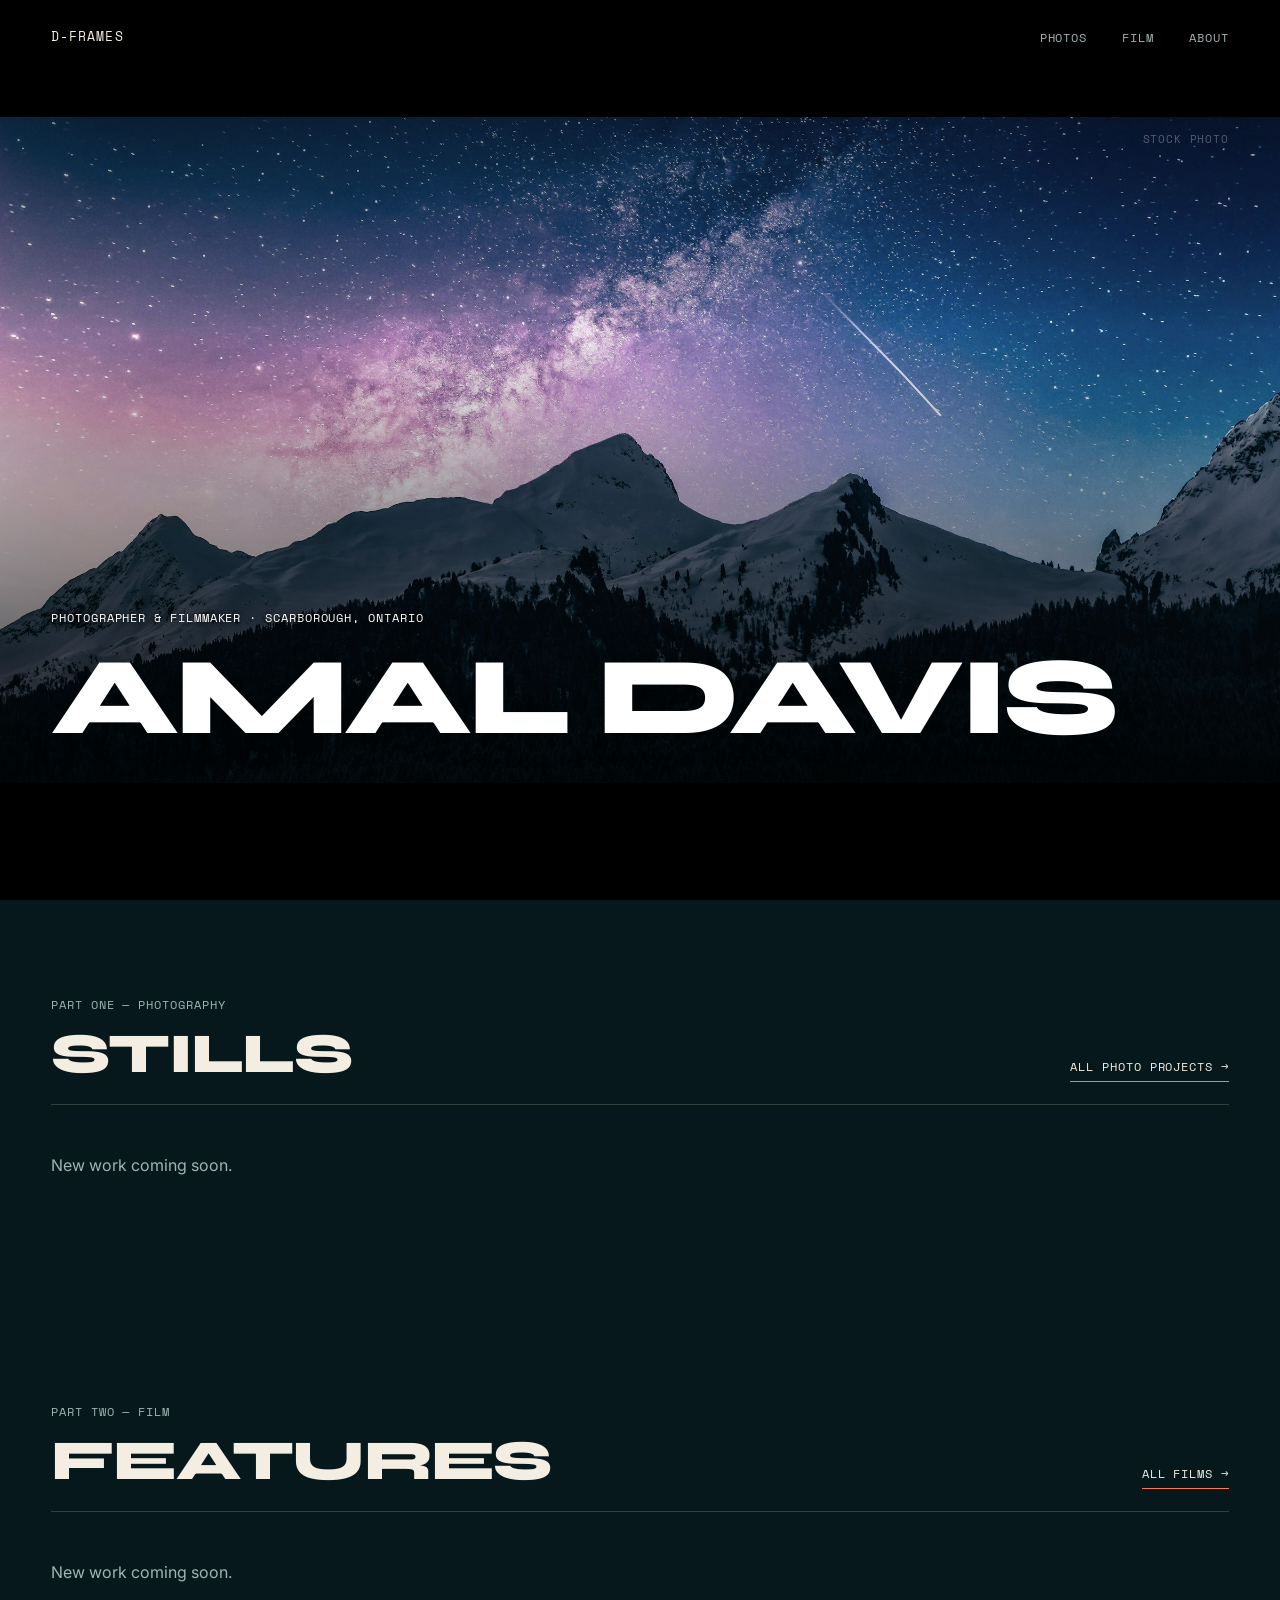
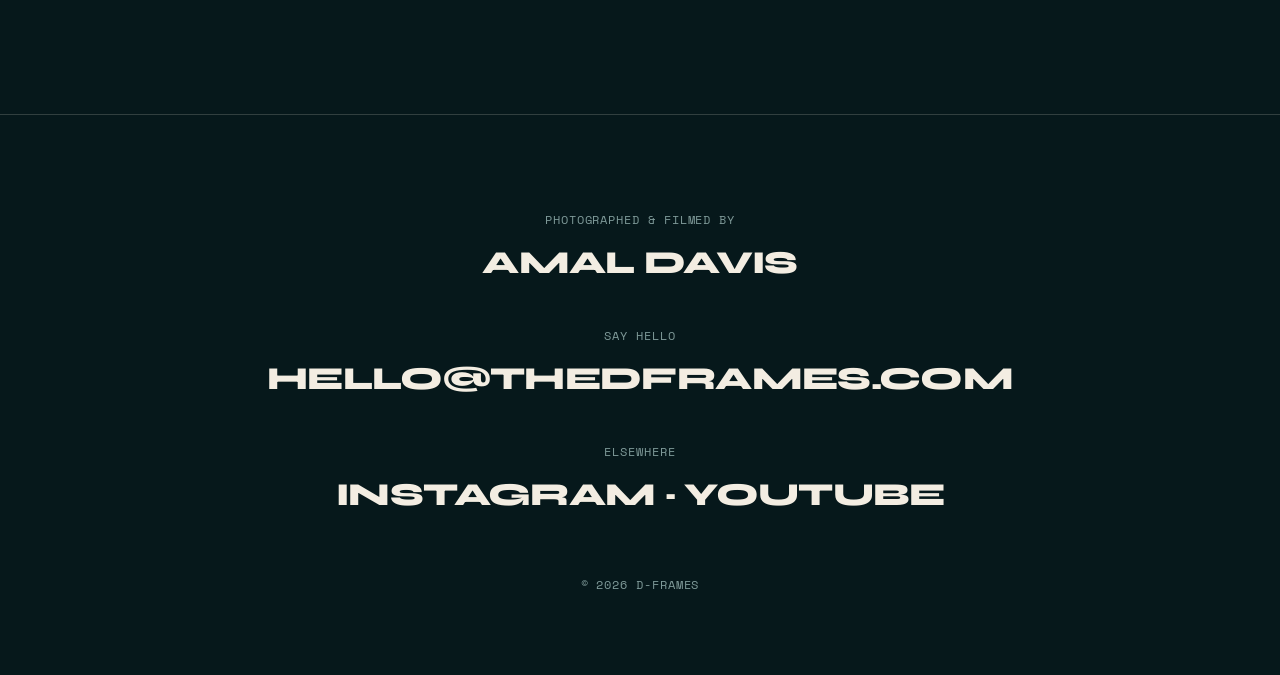
<file: index.html>
<!DOCTYPE html>
<html lang="en">
<head>
  <meta charset="UTF-8" />
  <meta name="viewport" content="width=device-width, initial-scale=1.0" />
  <title>Home — D-frames</title>
  <meta name="description" content="Photographs and films by Amal Davis." />
  <meta property="og:type" content="website" />
  <meta property="og:site_name" content="D-frames" />
  <meta property="og:title" content="Amal Davis — D-frames" />
  <meta property="og:description" content="Photographs and films by Amal Davis." />
  <meta property="og:image" content="https://thedframes.com/assets/hero-stock.jpg" />
  <meta property="og:url" content="https://thedframes.com/" />
  <meta name="twitter:card" content="summary_large_image" />
  <link rel="icon" type="image/svg+xml" href="/assets/favicon.svg" />
  <link rel="icon" type="image/png" sizes="32x32" href="/assets/icon-32.png" />
  <link rel="apple-touch-icon" href="/assets/icon-180.png" />
  <link rel="preconnect" href="https://fonts.googleapis.com" />
  <link rel="preconnect" href="https://fonts.gstatic.com" crossorigin />
  <link href="https://fonts.googleapis.com/css2?family=Inter&family=Space+Mono&family=Syne:wght@600;800&display=swap" rel="stylesheet" />
  <link rel="stylesheet" href="/assets/site.css" />
</head>
<body data-page="home">

<nav class="site-nav" aria-label="Main">
  <a class="nav-logo" href="/">D-frames</a>
  <ul>
    <li><a href="/photos.html" data-nav="photos">Photos</a></li>
    <li><a href="/film.html" data-nav="film">Film</a></li>
    <li><a href="/about.html" data-nav="about">About</a></li>
  </ul>
</nav>

<main>
  <header class="hero">
    <div class="bar"></div>
    <div class="frame">
      <img id="heroImg" alt="" draggable="false" />
      <div class="title-wrap">
        <p class="meta" id="heroRole" hidden></p>
        <h1>Amal Davis</h1>
        <p class="subtitle" id="heroTagline" hidden></p>
      </div>
      <span class="img-note" id="heroNote" hidden></span>
    </div>
    <div class="bar"></div>
  </header>

  <section class="section" id="stills">
    <div class="sec-head">
      <div><p class="meta">Part one — Photography</p><h2>Stills</h2></div>
      <a class="link" href="/photos.html">All photo projects →</a>
    </div>
    <div class="stills" id="homeStills"></div>
  </section>

  <section class="section" id="features">
    <div class="sec-head">
      <div><p class="meta">Part two — Film</p><h2>Features</h2></div>
      <a class="link" href="/film.html">All films →</a>
    </div>
    <div class="films" id="homeFilms"></div>
  </section>
</main>

<footer class="credits" id="credits"></footer>

<script src="/assets/site.js"></script>
<script src="/assets/media.js"></script>
<script src="/assets/home.js"></script>
</body>
</html>
</file>
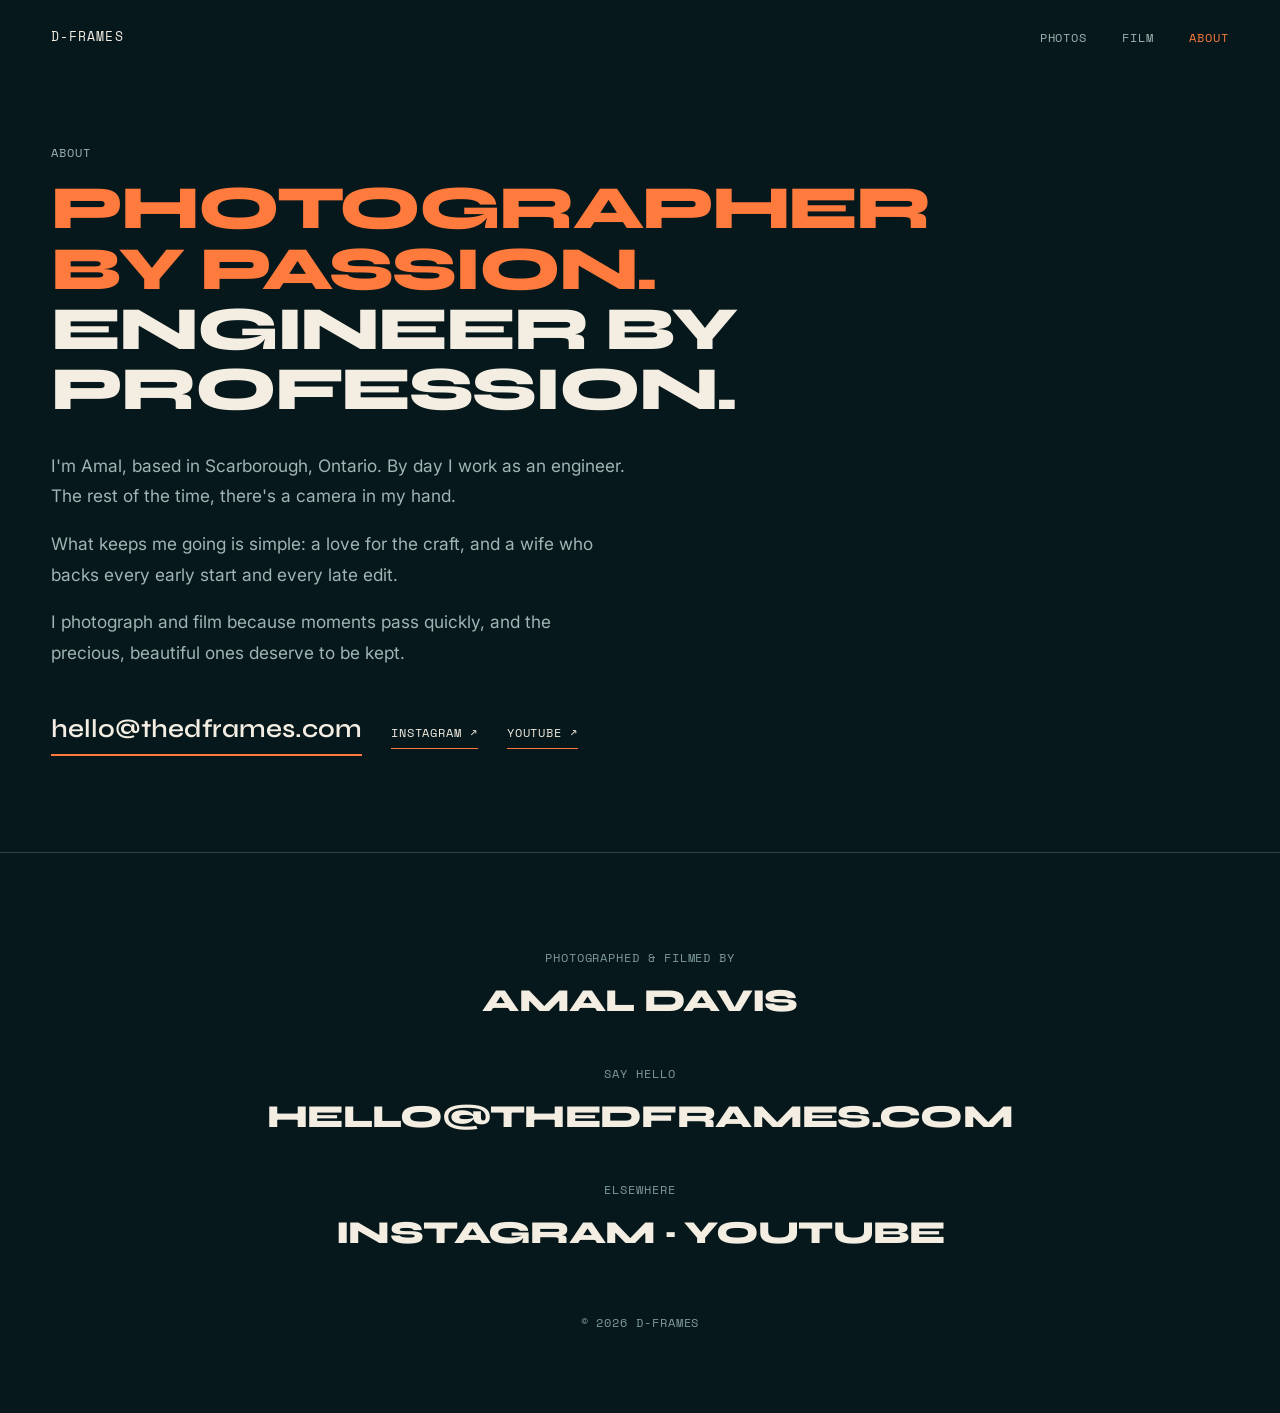
<file: about.html>
<!DOCTYPE html>
<html lang="en">
<head>
  <meta charset="UTF-8" />
  <meta name="viewport" content="width=device-width, initial-scale=1.0" />
  <title>About — D-frames</title>
  <meta name="description" content="About Amal Davis, photographer and filmmaker based in Scarborough, Ontario." />
  <meta property="og:type" content="website" />
  <meta property="og:site_name" content="D-frames" />
  <meta property="og:title" content="About — D-frames" />
  <meta property="og:description" content="About Amal Davis, photographer and filmmaker based in Scarborough, Ontario." />
  <meta property="og:image" content="https://thedframes.com/assets/hero-stock.jpg" />
  <meta property="og:url" content="https://thedframes.com/about.html" />
  <meta name="twitter:card" content="summary_large_image" />
  <link rel="icon" type="image/svg+xml" href="/assets/favicon.svg" />
  <link rel="icon" type="image/png" sizes="32x32" href="/assets/icon-32.png" />
  <link rel="apple-touch-icon" href="/assets/icon-180.png" />
  <link rel="preconnect" href="https://fonts.googleapis.com" />
  <link rel="preconnect" href="https://fonts.gstatic.com" crossorigin />
  <link href="https://fonts.googleapis.com/css2?family=Inter&family=Space+Mono&family=Syne:wght@600;800&display=swap" rel="stylesheet" />
  <link rel="stylesheet" href="/assets/site.css" />
</head>
<body data-page="about">

<nav class="site-nav" aria-label="Main">
  <a class="nav-logo" href="/">D-frames</a>
  <ul>
    <li><a href="/photos.html" data-nav="photos">Photos</a></li>
    <li><a href="/film.html" data-nav="film">Film</a></li>
    <li><a href="/about.html" data-nav="about">About</a></li>
  </ul>
</nav>

<main>
  <section class="section page-top">
    <div class="about-grid no-portrait" id="aboutGrid">
      <div class="portrait" id="aboutPortrait" hidden></div>
      <div class="about-text">
        <p class="meta">About</p>
        <h1 class="about-h" id="aboutHeadline"></h1>
        <div class="bio" id="aboutBio"></div>
        <div class="hello" id="aboutHello"></div>
      </div>
    </div>
  </section>
</main>

<footer class="credits" id="credits"></footer>

<script src="/assets/site.js"></script>
<script src="/assets/about.js"></script>
</body>
</html>
</file>
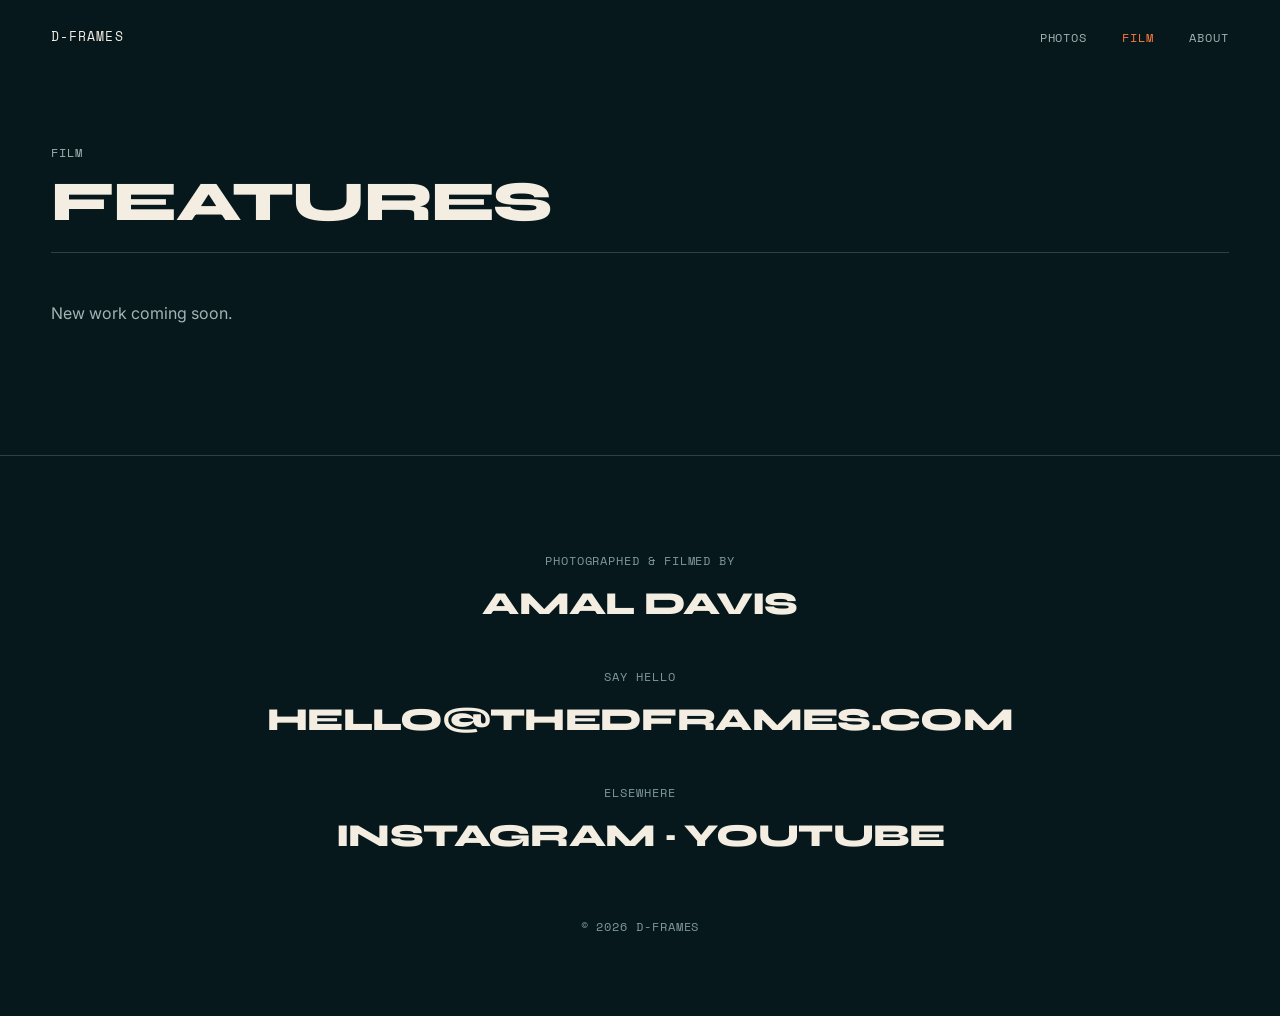
<file: film.html>
<!DOCTYPE html>
<html lang="en">
<head>
  <meta charset="UTF-8" />
  <meta name="viewport" content="width=device-width, initial-scale=1.0" />
  <title>Film — D-frames</title>
  <meta name="description" content="Films by Amal Davis." />
  <meta property="og:type" content="website" />
  <meta property="og:site_name" content="D-frames" />
  <meta property="og:title" content="Film — D-frames" />
  <meta property="og:description" content="Films by Amal Davis." />
  <meta property="og:image" content="https://thedframes.com/assets/hero-stock.jpg" />
  <meta property="og:url" content="https://thedframes.com/film.html" />
  <meta name="twitter:card" content="summary_large_image" />
  <link rel="icon" type="image/svg+xml" href="/assets/favicon.svg" />
  <link rel="icon" type="image/png" sizes="32x32" href="/assets/icon-32.png" />
  <link rel="apple-touch-icon" href="/assets/icon-180.png" />
  <link rel="preconnect" href="https://fonts.googleapis.com" />
  <link rel="preconnect" href="https://fonts.gstatic.com" crossorigin />
  <link href="https://fonts.googleapis.com/css2?family=Inter&family=Space+Mono&family=Syne:wght@600;800&display=swap" rel="stylesheet" />
  <link rel="stylesheet" href="/assets/site.css" />
</head>
<body data-page="film">

<nav class="site-nav" aria-label="Main">
  <a class="nav-logo" href="/">D-frames</a>
  <ul>
    <li><a href="/photos.html" data-nav="photos">Photos</a></li>
    <li><a href="/film.html" data-nav="film">Film</a></li>
    <li><a href="/about.html" data-nav="about">About</a></li>
  </ul>
</nav>

<main>
  <section class="section page-top">
    <div class="sec-head">
      <div><p class="meta">Film</p><h1>Features</h1></div>
    </div>
    <div class="films" id="filmGrid"></div>
  </section>
</main>

<footer class="credits" id="credits"></footer>

<script src="/assets/site.js"></script>
<script src="/assets/media.js"></script>
<script src="/assets/film.js"></script>
</body>
</html>
</file>
<file: assets/site.css>
/* ══════════════════════════════════════════
   D-frames — site.css
   "Cinema" design: deep teal, warm white, one orange accent.
   Photos are never filtered or tinted. The only overlay on any
   image is the dark fade behind the name on the home page.
   ══════════════════════════════════════════ */

*, *::before, *::after { box-sizing: border-box; margin: 0; padding: 0; }

:root {
  color-scheme: dark;
  --bg:      #06181b;
  --surface: #0c2529;
  --ink:     #f3ede2;
  --mid:     #9fb4b3;
  --soft:    #7f9a99;
  --line:    rgba(243, 237, 226, .18);
  --accent:  #ff7a3d;

  --gutter:  clamp(1.25rem, 4vw, 3.5rem);
  --f-title: 'Syne', 'Arial Black', sans-serif;
  --f-body:  'Inter', -apple-system, BlinkMacSystemFont, 'Segoe UI', sans-serif;
  --f-meta:  'Space Mono', ui-monospace, Consolas, monospace;
  --ease:    cubic-bezier(.16, .8, .24, 1);
}

html { scroll-behavior: smooth; }

body {
  min-height: 100vh;
  display: flex;
  flex-direction: column;
  background: var(--bg);
  color: var(--ink);
  font-family: var(--f-body);
  line-height: 1.6;
  overflow-x: hidden;
  position: relative;
}

main { flex: 1; }
img {
  display: block;
  max-width: 100%;
  /* Save-protection: no dragging, selecting or long-press "Save image" menu. */
  -webkit-user-drag: none;
  -webkit-user-select: none;
  user-select: none;
  -webkit-touch-callout: none;
}
a { color: inherit; text-decoration: none; }
button { font: inherit; color: inherit; background: none; border: none; cursor: pointer; }
:focus-visible { outline: 2px solid var(--accent); outline-offset: 3px; }

/* Small uppercase label */
.meta {
  font-family: var(--f-meta);
  font-size: .72rem;
  letter-spacing: .08em;
  text-transform: uppercase;
  color: var(--mid);
}

/* ── Navigation ── */
.site-nav {
  position: absolute;
  top: 0; left: 0; right: 0;
  z-index: 5;
  display: flex;
  justify-content: space-between;
  align-items: center;
  gap: 1rem;
  padding: 1.5rem var(--gutter);
}
.nav-logo {
  font-family: var(--f-meta);
  font-size: .82rem;
  letter-spacing: .08em;
  text-transform: uppercase;
  color: var(--ink);
}
.site-nav ul { display: flex; gap: 2.2rem; list-style: none; }
.site-nav ul a {
  font-family: var(--f-meta);
  font-size: .72rem;
  letter-spacing: .08em;
  text-transform: uppercase;
  color: var(--mid);
  padding: .4rem 0;
  transition: color .2s;
}
.site-nav ul a:hover,
.site-nav ul a.on { color: var(--accent); }

/* ── Home: the opening frame ── */
.hero {
  position: relative;
  height: 100vh;
  height: 100svh;
  min-height: 520px;
  max-height: 1200px;
  background: #000;
  display: flex;
  flex-direction: column;
}
.hero .bar {
  flex: 0 0 min(13vh, 156px);
  background: #000;
  display: flex;
  align-items: flex-start;
  justify-content: center;
  z-index: 2;
}
.frame { position: relative; flex: 1; min-height: 0; overflow: hidden; }
.frame img { width: 100%; height: 100%; object-fit: cover; }
/* Dark fade so the name and navigation stay readable. */
.frame::after {
  content: '';
  position: absolute;
  inset: 0;
  background: linear-gradient(180deg, rgba(0,0,0,.4), rgba(0,0,0,0) 32%, rgba(0,0,0,.78));
  pointer-events: none;
}
.title-wrap {
  position: absolute;
  inset: 0;
  z-index: 3;
  display: flex;
  flex-direction: column;
  justify-content: flex-end;
  padding: 0 var(--gutter) 2.2rem;
}
.title-wrap .meta { color: #fff; margin-bottom: 1.2rem; text-shadow: 0 1px 10px rgba(0,0,0,.85), 0 0 2px rgba(0,0,0,.6); animation: rise .8s .15s var(--ease) both; }
.hero h1 {
  font-family: var(--f-title);
  font-size: clamp(2.2rem, 10.5vw, 10.5rem);
  font-weight: 800;
  letter-spacing: -.04em;
  text-transform: uppercase;
  line-height: .92;
  color: #fff;
  text-shadow: 0 2px 30px rgba(0,0,0,.45);
  overflow-wrap: anywhere;
  animation: rise .9s .25s var(--ease) both;
}
/* From tablet width up the name always sits on one line. */
@media (min-width: 700px) {
  .hero h1 { white-space: nowrap; font-size: min(8.6vw, 10.5rem); }
}
.img-note {
  position: absolute;
  right: var(--gutter);
  top: .9rem;
  z-index: 4;
  max-width: 60%;
  /* Top right of the image on every screen, always on one line. */
  white-space: nowrap;
  overflow: hidden;
  text-overflow: ellipsis;
  text-align: right;
  font-family: var(--f-meta);
  font-size: .66rem;
  letter-spacing: .08em;
  text-transform: uppercase;
  color: rgba(255,255,255,.3);
}
/* The tagline, directly under the name. */
.subtitle {
  margin-top: 1.1rem;
  max-width: 44rem;
  font-family: var(--f-meta);
  font-size: .8rem;
  line-height: 1.5;
  color: rgba(255,255,255,.82);
  text-shadow: 0 1px 10px rgba(0,0,0,.85), 0 0 2px rgba(0,0,0,.6);
  overflow-wrap: anywhere;
  animation: rise .9s .35s var(--ease) both;
}

@keyframes rise {
  from { opacity: 0; transform: translateY(18px); }
  to   { opacity: 1; transform: none; }
}

/* ── Sections and headings ── */
.section {
  width: 100%;
  max-width: 1500px;
  margin: 0 auto;
  padding: 6rem var(--gutter);
}
.page-top { padding-top: 9rem; }

.sec-head {
  display: flex;
  justify-content: space-between;
  align-items: flex-end;
  gap: 1.5rem;
  flex-wrap: wrap;
  padding-bottom: 1.4rem;
  margin-bottom: 2rem;
  border-bottom: 1px solid var(--line);
}
.sec-head h1, .sec-head h2, .page-title {
  font-family: var(--f-title);
  font-size: clamp(2rem, 4.4vw, 3.8rem);
  font-weight: 800;
  letter-spacing: -.03em;
  text-transform: uppercase;
  line-height: 1;
  margin-top: .7rem;
  overflow-wrap: anywhere;
}
.link {
  display: inline-block;
  font-family: var(--f-meta);
  font-size: .72rem;
  letter-spacing: .08em;
  text-transform: uppercase;
  color: var(--ink);
  border-bottom: 1px solid var(--accent);
  padding-bottom: .3rem;
  transition: color .2s;
}
.link:hover { color: var(--accent); }
.empty-note { color: var(--mid); font-size: 1rem; padding: 1rem 0 2rem; }

/* ── Photo projects ("stills") ── */
.stills { display: grid; gap: 1.6rem 1.2rem; }
.stills.two { grid-template-columns: 1fr 1fr; }
.still { display: block; min-width: 0; }
.pic { position: relative; display: block; overflow: hidden; background: var(--surface); }
.still .pic { aspect-ratio: 2.39 / 1; }
.pic img { width: 100%; height: 100%; object-fit: cover; transition: transform .8s var(--ease); }
.still:hover .pic img,
.film .pic:hover img { transform: scale(1.03); }
.cap {
  display: flex;
  justify-content: space-between;
  align-items: baseline;
  flex-wrap: wrap;
  gap: .2rem 1rem;
  padding-top: .7rem;
}
.cap strong {
  font-family: var(--f-title);
  font-weight: 600;
  font-size: 1.05rem;
  text-transform: uppercase;
  line-height: 1.25;
  min-width: 0;
  overflow-wrap: anywhere;
}
.cap .meta { min-width: 0; max-width: 100%; overflow-wrap: anywhere; }
.still:hover .cap strong { color: var(--accent); }

/* ── Films ── */
.films { display: grid; grid-template-columns: 1fr 1fr; gap: 2.2rem 1.6rem; }
.film { min-width: 0; }
.film .pic { width: 100%; aspect-ratio: 16 / 9; }
.film button.pic { cursor: pointer; }
.play {
  position: absolute;
  left: 1.1rem;
  bottom: 1.1rem;
  z-index: 2;
  display: flex;
  align-items: center;
  gap: .7rem;
  font-family: var(--f-meta);
  font-size: .72rem;
  letter-spacing: .08em;
  text-transform: uppercase;
  color: #fff;
  text-shadow: 0 1px 8px rgba(0,0,0,.6);
}
.play i {
  width: 2.6rem;
  height: 2.6rem;
  border: 1px solid #fff;
  border-radius: 50%;
  display: grid;
  place-items: center;
  font-style: normal;
  font-size: .7rem;
  padding-left: 2px;
  background: rgba(0,0,0,.25);
  transition: background .25s, color .25s, border-color .25s;
}
.film .pic:hover .play i,
.film .pic:focus-visible .play i { background: var(--accent); border-color: var(--accent); color: #000; }
.tc {
  position: absolute;
  right: 1.1rem;
  top: 1.1rem;
  z-index: 2;
  font-family: var(--f-meta);
  font-size: .7rem;
  letter-spacing: .1em;
  color: #fff;
  background: rgba(0,0,0,.55);
  padding: .25rem .55rem;
}
.film-desc { color: var(--mid); font-size: .92rem; max-width: 34rem; margin-top: .35rem; overflow-wrap: anywhere; }

/* ── Project gallery ── */
.back { margin-bottom: 2rem; }
.page-desc { color: var(--mid); max-width: 40rem; margin-top: 1rem; font-size: 1.02rem; overflow-wrap: anywhere; }
.gallery-head { padding-bottom: 1.6rem; margin-bottom: 2rem; border-bottom: 1px solid var(--line); }
.gallery-head .meta { margin-top: .9rem; }
.gallery { column-count: 3; column-gap: 1rem; }
.shot {
  display: block;
  width: 100%;
  margin-bottom: 1rem;
  break-inside: avoid;
  background: var(--surface);
  cursor: zoom-in;
}
.shot img { width: 100%; height: auto; }
/* Room held for a photo that has not arrived yet. */
.shot.pending { min-height: 14rem; }

/* ── Full-screen overlays: photo viewer and film player ── */
.overlay {
  position: fixed;
  inset: 0;
  z-index: 100;
  display: none;
  align-items: center;
  justify-content: center;
  background: rgba(0, 0, 0, .94);
  padding: 4rem var(--gutter) 2rem;
}
.overlay.open { display: flex; }
.overlay.viewer, .overlay.video { background: #000; }
body.locked { overflow: hidden; }
.btn-close, .btn-step {
  position: absolute;
  font-family: var(--f-meta);
  font-size: .72rem;
  letter-spacing: .08em;
  text-transform: uppercase;
  color: #fff;
  padding: .7rem .9rem;
  transition: color .2s;
}
.btn-close:hover, .btn-step:hover { color: var(--accent); }
.btn-close { top: 1rem; right: calc(var(--gutter) - .9rem); }
.btn-step { top: 50%; transform: translateY(-50%); font-size: 1.4rem; }
.btn-step.prev { left: .4rem; }
.btn-step.next { right: .4rem; }
.viewer figure { display: flex; flex-direction: column; align-items: center; max-width: 100%; }
.viewer figure img { max-width: min(100%, 88vw); max-height: min(78vh, calc(100svh - 11rem)); width: auto; height: auto; object-fit: contain; }
.viewer figcaption {
  width: 100%;
  display: flex;
  justify-content: space-between;
  gap: 1.5rem;
  padding-top: .9rem;
  color: #fff;
  font-size: .95rem;
}
.viewer figcaption span:first-child { min-width: 0; overflow-wrap: anywhere; }
.viewer figcaption .meta { color: rgba(255,255,255,.65); white-space: nowrap; }
.video .player { width: min(100%, 1200px, 140vh); aspect-ratio: 16 / 9; background: #000; }
.video iframe { width: 100%; height: 100%; border: 0; display: block; }

/* ── About ── */
.about-grid {
  display: grid;
  grid-template-columns: minmax(0, 5fr) minmax(0, 6fr);
  gap: clamp(2rem, 6vw, 6rem);
  align-items: start;
}
.about-grid.no-portrait { grid-template-columns: minmax(0, 1fr); max-width: 60rem; }
.portrait { aspect-ratio: 4 / 5; background: var(--surface); overflow: hidden; }
.portrait img { width: 100%; height: 100%; object-fit: cover; }
.about-text { container-type: inline-size; min-width: 0; }
/* Sized from the column width so the longest word of the default headline fits on one line. */
.about-h {
  font-family: var(--f-title);
  font-size: clamp(1.2rem, 6.4cqi, 4.2rem);
  font-weight: 800;
  letter-spacing: -.035em;
  text-transform: uppercase;
  line-height: .98;
  margin: 1rem 0 2rem;
  overflow-wrap: anywhere;
}
.about-h em { font-style: normal; color: var(--accent); }
.bio p { font-size: 1.08rem; line-height: 1.75; color: var(--mid); margin-bottom: 1.1rem; max-width: 36rem; overflow-wrap: anywhere; }
.hello { margin-top: 2.6rem; display: flex; gap: 1.2rem 1.8rem; flex-wrap: wrap; align-items: baseline; }
.hello .mail {
  font-family: var(--f-title);
  font-weight: 600;
  font-size: clamp(1.05rem, 2.2vw, 1.6rem);
  border-bottom: 2px solid var(--accent);
  padding-bottom: .2rem;
  overflow-wrap: anywhere;
  transition: color .2s;
}
.hello .mail:hover { color: var(--accent); }

/* ── Not found ── */
.lost { text-align: center; padding-top: 12rem; padding-bottom: 8rem; }
.lost h1 {
  font-family: var(--f-title);
  font-size: clamp(4rem, 16vw, 13rem);
  font-weight: 800;
  letter-spacing: -.04em;
  text-transform: uppercase;
  line-height: .95;
  margin: 1rem 0 1.4rem;
}
.lost p { color: var(--mid); }
.lost .lost-links { margin-top: 2.4rem; display: flex; gap: 2rem; justify-content: center; flex-wrap: wrap; }

/* ── Footer: end credits ── */
.credits {
  border-top: 1px solid var(--line);
  padding: 6rem var(--gutter) 5rem;
  text-align: center;
}
.credit { margin-bottom: 2.4rem; }
.credit .meta { color: var(--soft); margin-bottom: .5rem; }
.credit > div:last-child {
  font-family: var(--f-title);
  font-size: clamp(.85rem, 3.6vw, 2rem);
  font-weight: 800;
  letter-spacing: -.02em;
  text-transform: uppercase;
  overflow-wrap: anywhere;
}
.credit a { transition: color .2s; }
.credit a:hover { color: var(--accent); }
.credits .copyright { margin-top: 3.5rem; color: var(--soft); }

/* ── Responsive ── */
@media (max-width: 1000px) {
  .gallery { column-count: 2; }
}
@media (max-width: 800px) {
  .films, .stills.two, .about-grid { grid-template-columns: minmax(0, 1fr); }
  .site-nav ul { gap: 1.1rem; }
  .section { padding-top: 4rem; padding-bottom: 4rem; }
  .page-top { padding-top: 7rem; }
  .hero .bar { flex-basis: 9vh; }
  .title-wrap { padding-bottom: 1.6rem; }
  .subtitle { margin-top: .9rem; }
  .btn-step { top: auto; bottom: .6rem; transform: none; }
  .overlay { padding-bottom: 4rem; }
}
@media (max-width: 600px) {
  .gallery { column-count: 1; }
  .img-note { max-width: 80%; }
}

@media (prefers-reduced-motion: reduce) {
  html { scroll-behavior: auto; }
  *, *::before, *::after { animation: none !important; transition: none !important; }
}
</file>
